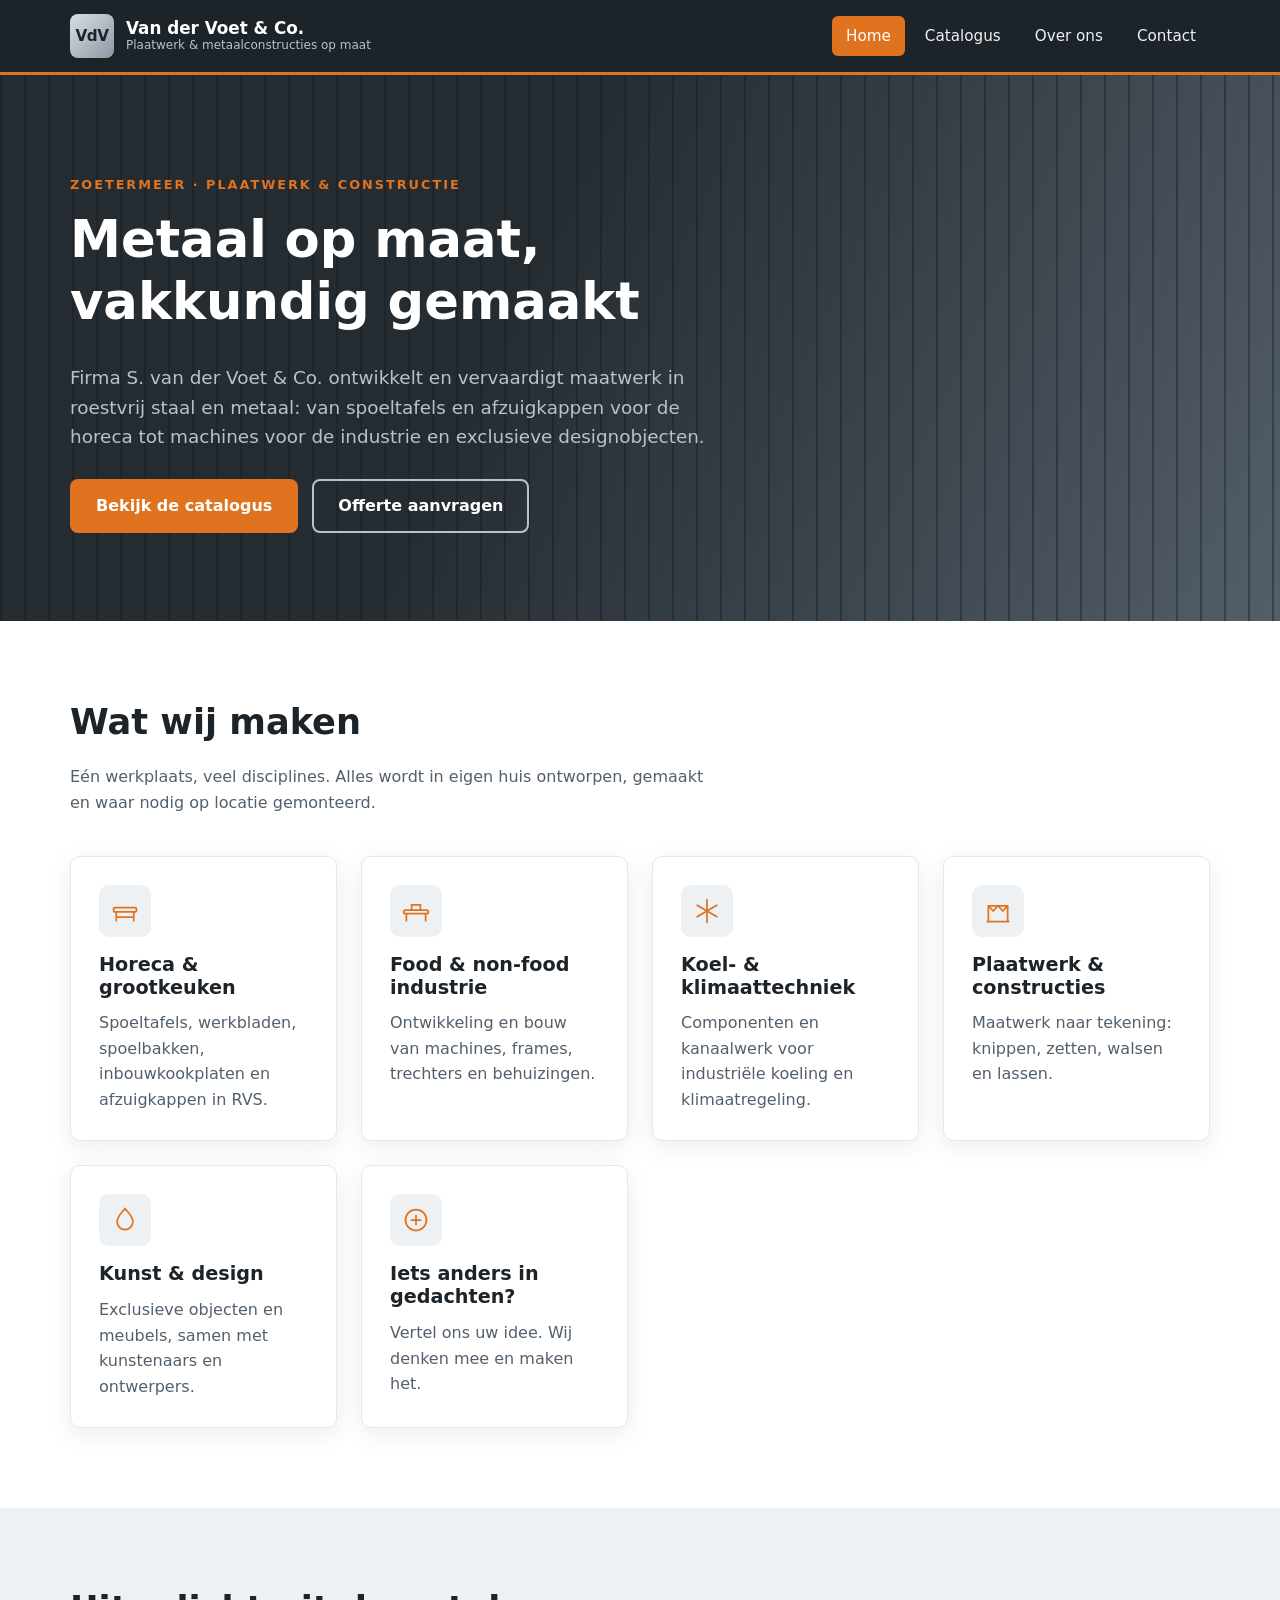
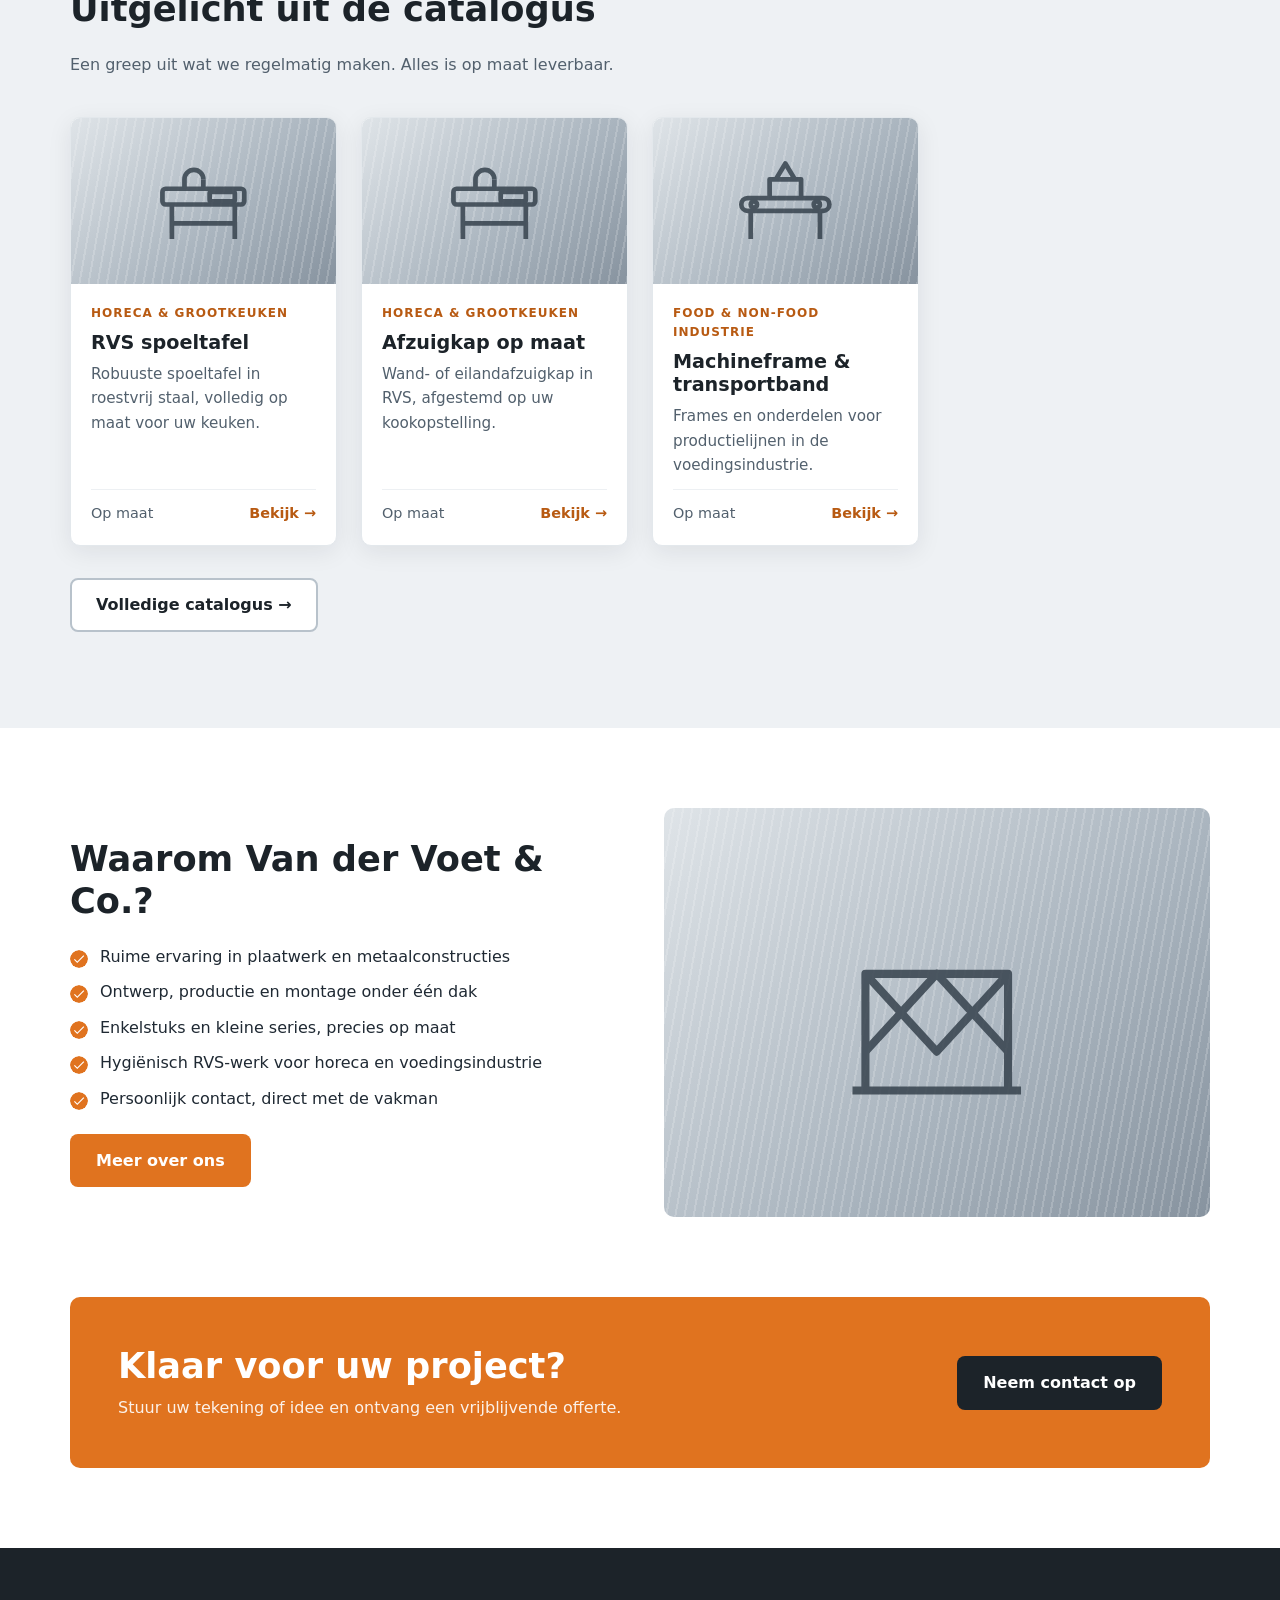
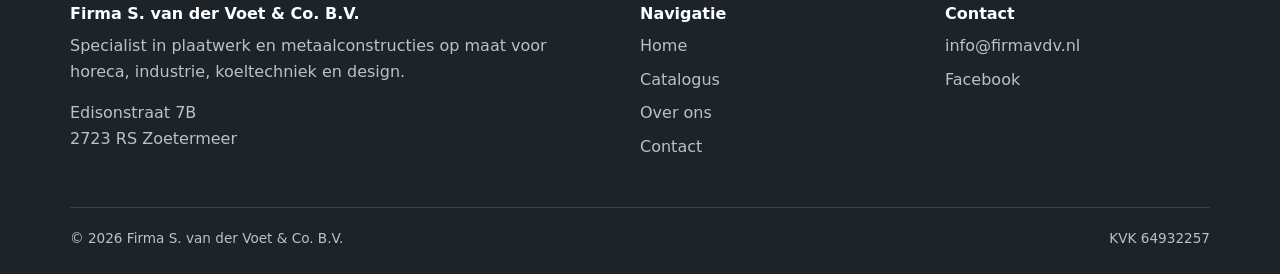
<file: index.html>
<!doctype html>
<html lang="nl">
<head>
  <meta charset="utf-8">
  <meta name="viewport" content="width=device-width, initial-scale=1">
  <title>Van der Voet & Co. | Plaatwerk & metaalconstructies op maat in Zoetermeer</title>
  <meta name="description" content="Firma S. van der Voet & Co. B.V. in Zoetermeer: plaatwerk, RVS maatwerk en metaalconstructies voor horeca, food & non-food industrie, koeltechniek en design.">
  <link rel="icon" href="assets/favicon.svg" type="image/svg+xml">
  <link rel="stylesheet" href="assets/css/style.css">
</head>
<body data-pagina="index">
  <div id="site-header"></div>

  <main>
    <section class="hero">
      <div class="container">
        <span class="hero-label">Zoetermeer · Plaatwerk & constructie</span>
        <h1>Metaal op maat, vakkundig gemaakt</h1>
        <p>Firma S. van der Voet &amp; Co. ontwikkelt en vervaardigt maatwerk in roestvrij staal en metaal: van spoeltafels en afzuigkappen voor de horeca tot machines voor de industrie en exclusieve designobjecten.</p>
        <div class="knoppen">
          <a class="knop knop-primair" href="catalogus.html">Bekijk de catalogus</a>
          <a class="knop knop-secundair" href="contact.html">Offerte aanvragen</a>
        </div>
      </div>
    </section>

    <section class="sectie">
      <div class="container">
        <div class="sectie-kop">
          <h2>Wat wij maken</h2>
          <p>Eén werkplaats, veel disciplines. Alles wordt in eigen huis ontworpen, gemaakt en waar nodig op locatie gemonteerd.</p>
        </div>
        <div class="raster raster-3">
          <a class="kaart" href="catalogus.html?categorie=horeca" style="text-decoration:none;color:inherit">
            <div class="icoon"><svg width="28" viewBox="0 0 64 64" fill="none" stroke="currentColor" stroke-width="4"><rect x="6" y="24" width="52" height="10" rx="2"/><path d="M12 34v22M52 34v22M12 46h40"/></svg></div>
            <h3>Horeca &amp; grootkeuken</h3>
            <p>Spoeltafels, werkbladen, spoelbakken, inbouwkookplaten en afzuigkappen in RVS.</p>
          </a>
          <a class="kaart" href="catalogus.html?categorie=industrie" style="text-decoration:none;color:inherit">
            <div class="icoon"><svg width="28" viewBox="0 0 64 64" fill="none" stroke="currentColor" stroke-width="4"><rect x="4" y="30" width="56" height="8" rx="4"/><path d="M10 38v18M54 38v18M22 30V18h20v12"/></svg></div>
            <h3>Food &amp; non-food industrie</h3>
            <p>Ontwikkeling en bouw van machines, frames, trechters en behuizingen.</p>
          </a>
          <a class="kaart" href="catalogus.html?categorie=koeltechniek" style="text-decoration:none;color:inherit">
            <div class="icoon"><svg width="28" viewBox="0 0 64 64" fill="none" stroke="currentColor" stroke-width="4" stroke-linecap="round"><path d="M32 6v52M9.5 19l45 26M9.5 45l45-26"/></svg></div>
            <h3>Koel- &amp; klimaattechniek</h3>
            <p>Componenten en kanaalwerk voor industriële koeling en klimaatregeling.</p>
          </a>
          <a class="kaart" href="catalogus.html?categorie=constructie" style="text-decoration:none;color:inherit">
            <div class="icoon"><svg width="28" viewBox="0 0 64 64" fill="none" stroke="currentColor" stroke-width="4"><path d="M6 56h52M10 56V20h44v36M10 20l11 12 11-12 11 12 11-12"/></svg></div>
            <h3>Plaatwerk &amp; constructies</h3>
            <p>Maatwerk naar tekening: knippen, zetten, walsen en lassen.</p>
          </a>
          <a class="kaart" href="catalogus.html?categorie=design" style="text-decoration:none;color:inherit">
            <div class="icoon"><svg width="28" viewBox="0 0 64 64" fill="none" stroke="currentColor" stroke-width="4"><path d="M32 6c10 12 18 18 18 30a18 18 0 0 1-36 0C14 24 22 18 32 6z"/></svg></div>
            <h3>Kunst &amp; design</h3>
            <p>Exclusieve objecten en meubels, samen met kunstenaars en ontwerpers.</p>
          </a>
          <a class="kaart" href="contact.html" style="text-decoration:none;color:inherit">
            <div class="icoon"><svg width="28" viewBox="0 0 64 64" fill="none" stroke="currentColor" stroke-width="4"><circle cx="32" cy="32" r="24"/><path d="M32 20v24M20 32h24"/></svg></div>
            <h3>Iets anders in gedachten?</h3>
            <p>Vertel ons uw idee. Wij denken mee en maken het.</p>
          </a>
        </div>
      </div>
    </section>

    <section class="sectie sectie-grijs">
      <div class="container">
        <div class="sectie-kop">
          <h2>Uitgelicht uit de catalogus</h2>
          <p>Een greep uit wat we regelmatig maken. Alles is op maat leverbaar.</p>
        </div>
        <div class="producten" id="uitgelicht"></div>
        <p style="margin-top:32px"><a class="knop knop-licht" href="catalogus.html">Volledige catalogus →</a></p>
      </div>
    </section>

    <section class="sectie">
      <div class="container raster raster-2">
        <div>
          <h2>Waarom Van der Voet &amp; Co.?</h2>
          <ul class="lijst-vink">
            <li>Ruime ervaring in plaatwerk en metaalconstructies</li>
            <li>Ontwerp, productie en montage onder één dak</li>
            <li>Enkelstuks en kleine series, precies op maat</li>
            <li>Hygiënisch RVS-werk voor horeca en voedingsindustrie</li>
            <li>Persoonlijk contact, direct met de vakman</li>
          </ul>
          <a class="knop knop-primair" href="over-ons.html">Meer over ons</a>
        </div>
        <div class="beeldvlak" aria-hidden="true">
          <svg viewBox="0 0 64 64" fill="none" stroke="currentColor" stroke-width="2.5" stroke-linejoin="round"><path d="M6 56h52M10 56V20h44v36"/><path d="M10 20l11 12 11-12 11 12 11-12M10 44l11-12 11 12 11-12 11 12"/></svg>
        </div>
      </div>
    </section>

    <section class="sectie" style="padding-top:0">
      <div class="container">
        <div class="cta">
          <div>
            <h2>Klaar voor uw project?</h2>
            <p>Stuur uw tekening of idee en ontvang een vrijblijvende offerte.</p>
          </div>
          <a class="knop" href="contact.html">Neem contact op</a>
        </div>
      </div>
    </section>
  </main>

  <div id="site-footer"></div>
  <script src="assets/js/catalogus-data.js"></script>
  <script src="assets/js/site.js"></script>
</body>
</html>
</file>
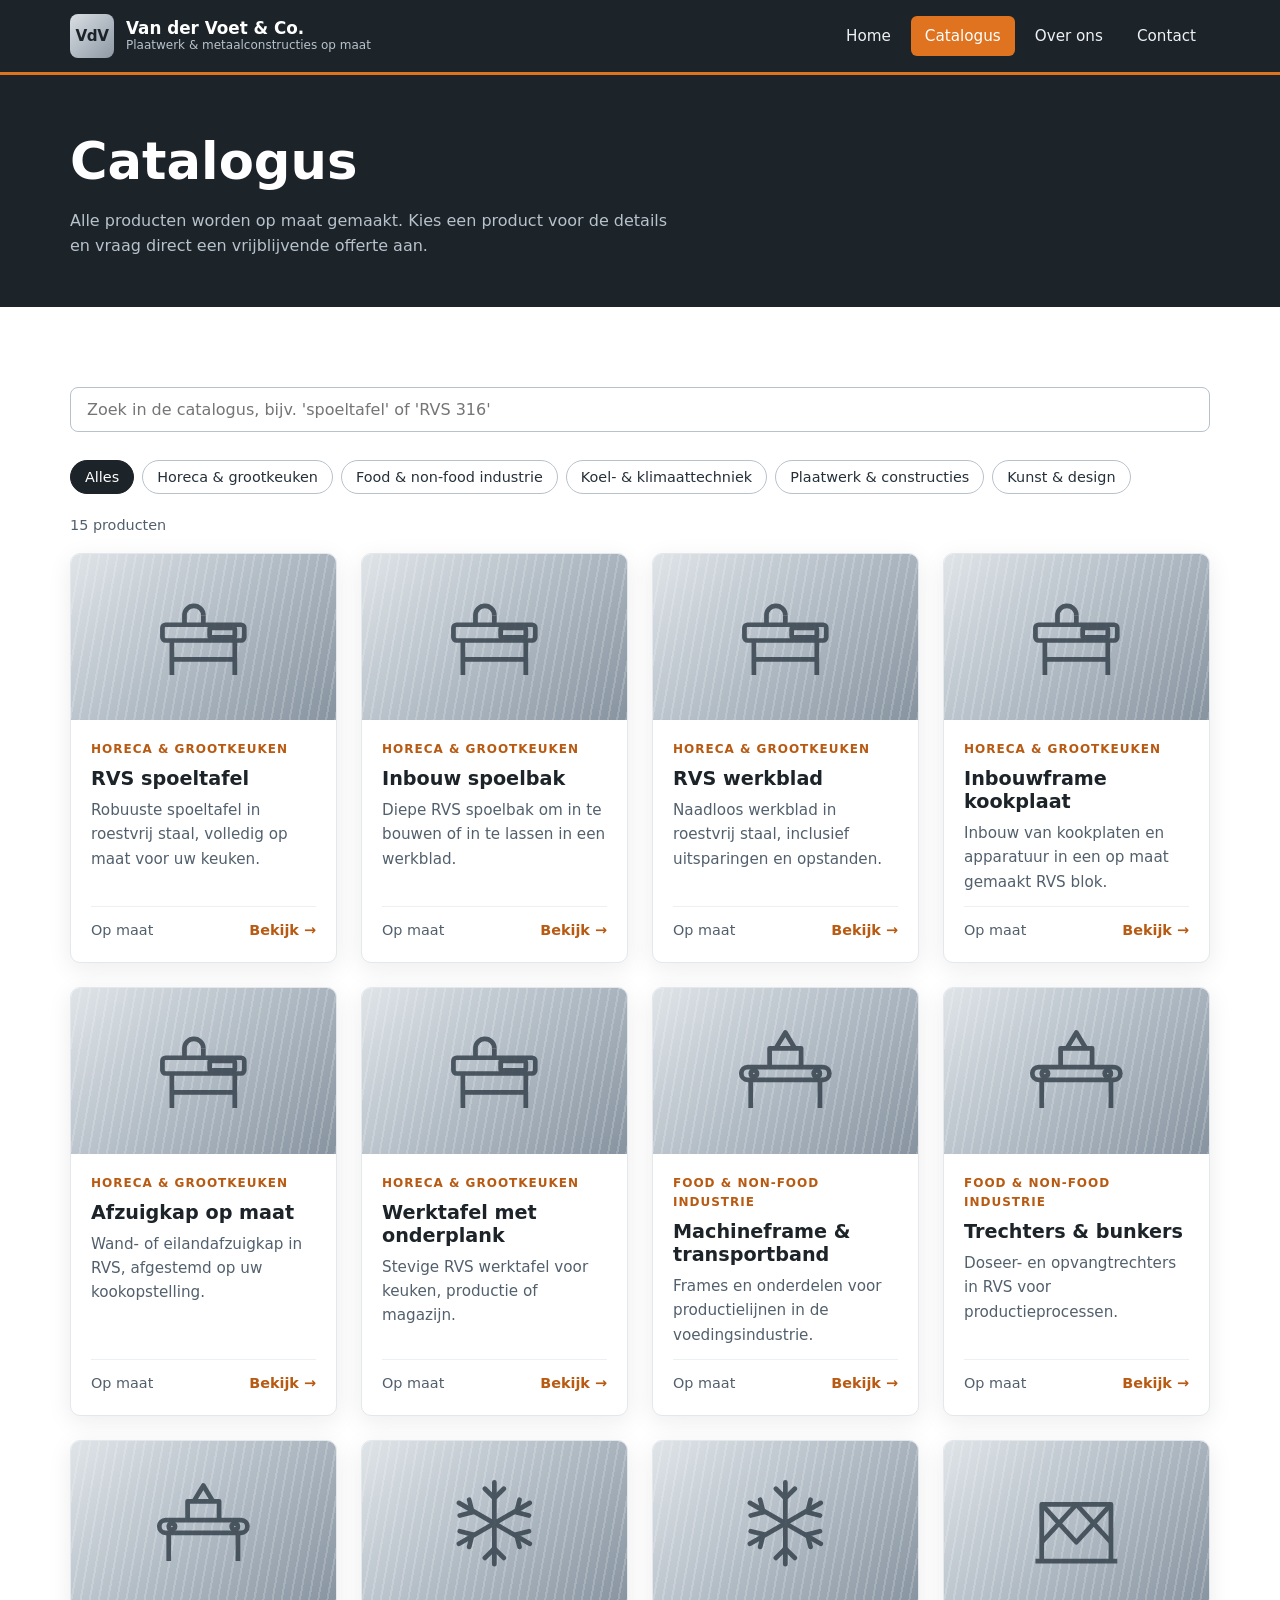
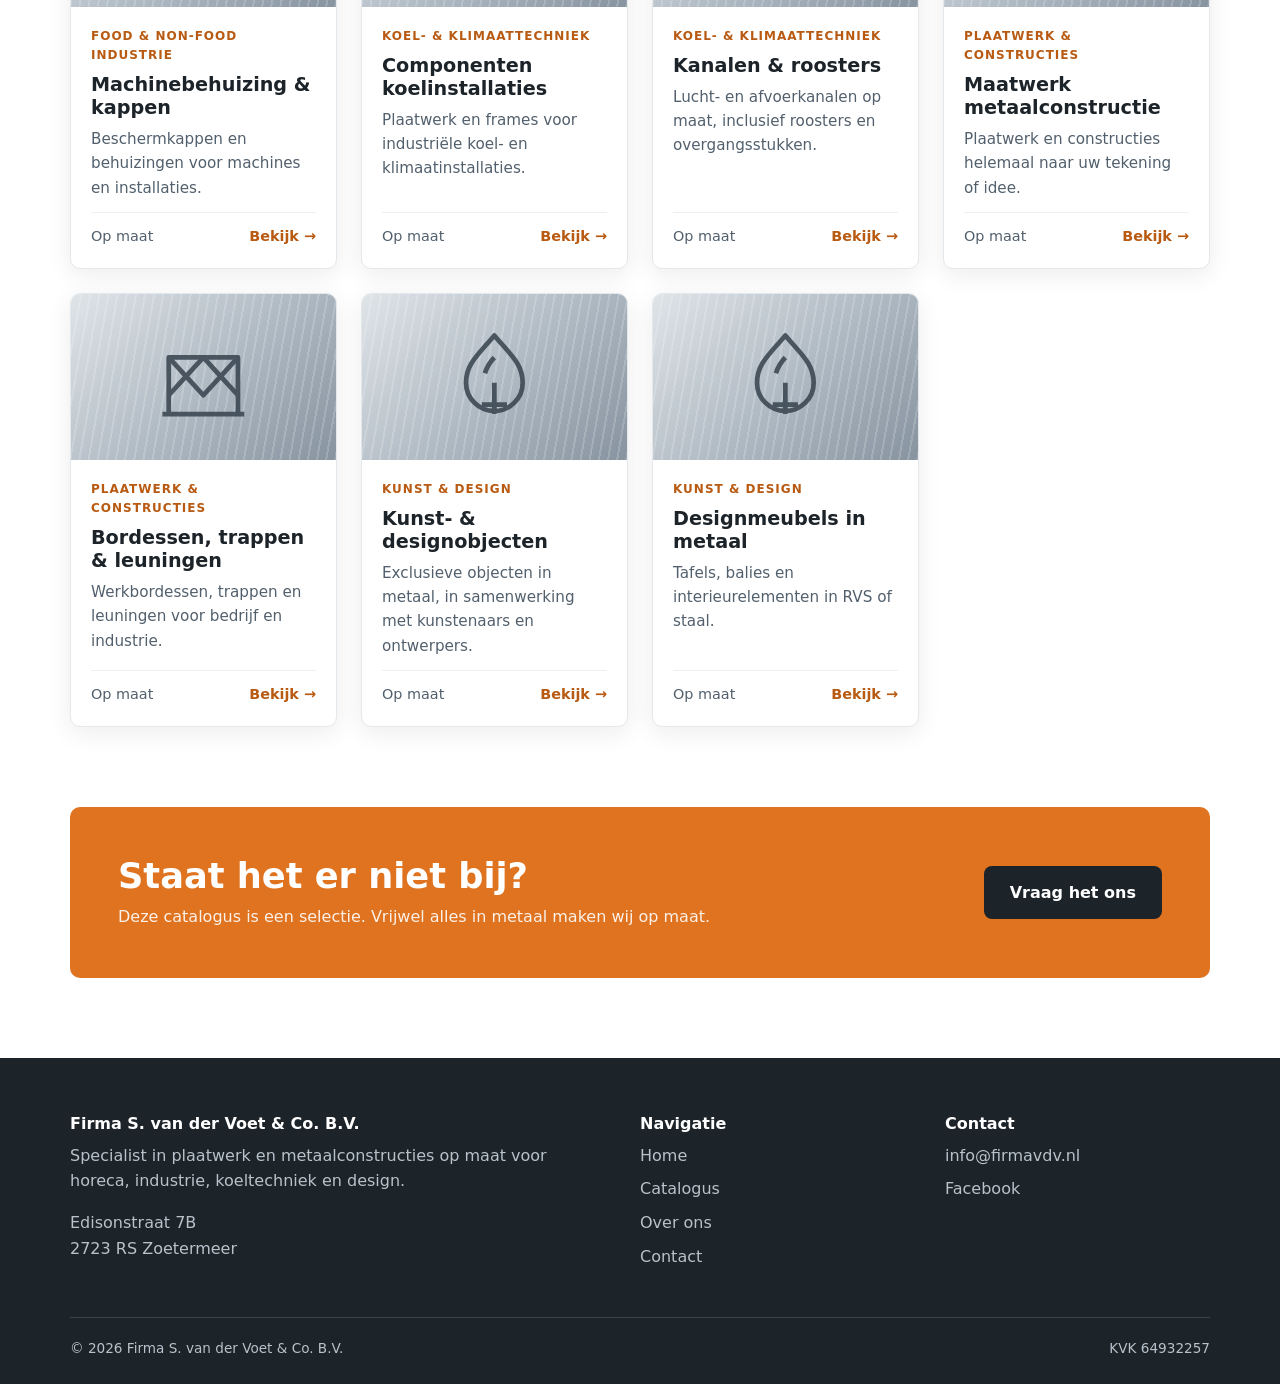
<file: catalogus.html>
<!doctype html>
<html lang="nl">
<head>
  <meta charset="utf-8">
  <meta name="viewport" content="width=device-width, initial-scale=1">
  <title>Catalogus | Van der Voet & Co.</title>
  <meta name="description" content="Catalogus van Firma S. van der Voet & Co.: RVS spoeltafels, werkbladen, afzuigkappen, machineonderdelen, koeltechniek en designobjecten op maat.">
  <link rel="icon" href="assets/favicon.svg" type="image/svg+xml">
  <link rel="stylesheet" href="assets/css/style.css">
</head>
<body data-pagina="catalogus">
  <div id="site-header"></div>

  <main>
    <section class="pagina-kop">
      <div class="container">
        <h1>Catalogus</h1>
        <p>Alle producten worden op maat gemaakt. Kies een product voor de details en vraag direct een vrijblijvende offerte aan.</p>
      </div>
    </section>

    <section class="sectie">
      <div class="container">
        <div class="catalogus-balk">
          <input id="zoek" class="zoekveld" type="search" placeholder="Zoek in de catalogus, bijv. 'spoeltafel' of 'RVS 316'" aria-label="Zoeken in catalogus">
        </div>
        <div class="filters" id="filters" role="group" aria-label="Filter op categorie" style="margin-bottom:20px"></div>
        <div class="resultaat-info" id="resultaat-info" aria-live="polite"></div>
        <div class="producten" id="producten"></div>
      </div>
    </section>

    <section class="sectie" style="padding-top:0">
      <div class="container">
        <div class="cta">
          <div>
            <h2>Staat het er niet bij?</h2>
            <p>Deze catalogus is een selectie. Vrijwel alles in metaal maken wij op maat.</p>
          </div>
          <a class="knop" href="contact.html">Vraag het ons</a>
        </div>
      </div>
    </section>
  </main>

  <div id="site-footer"></div>
  <script src="assets/js/catalogus-data.js"></script>
  <script src="assets/js/site.js"></script>
</body>
</html>
</file>
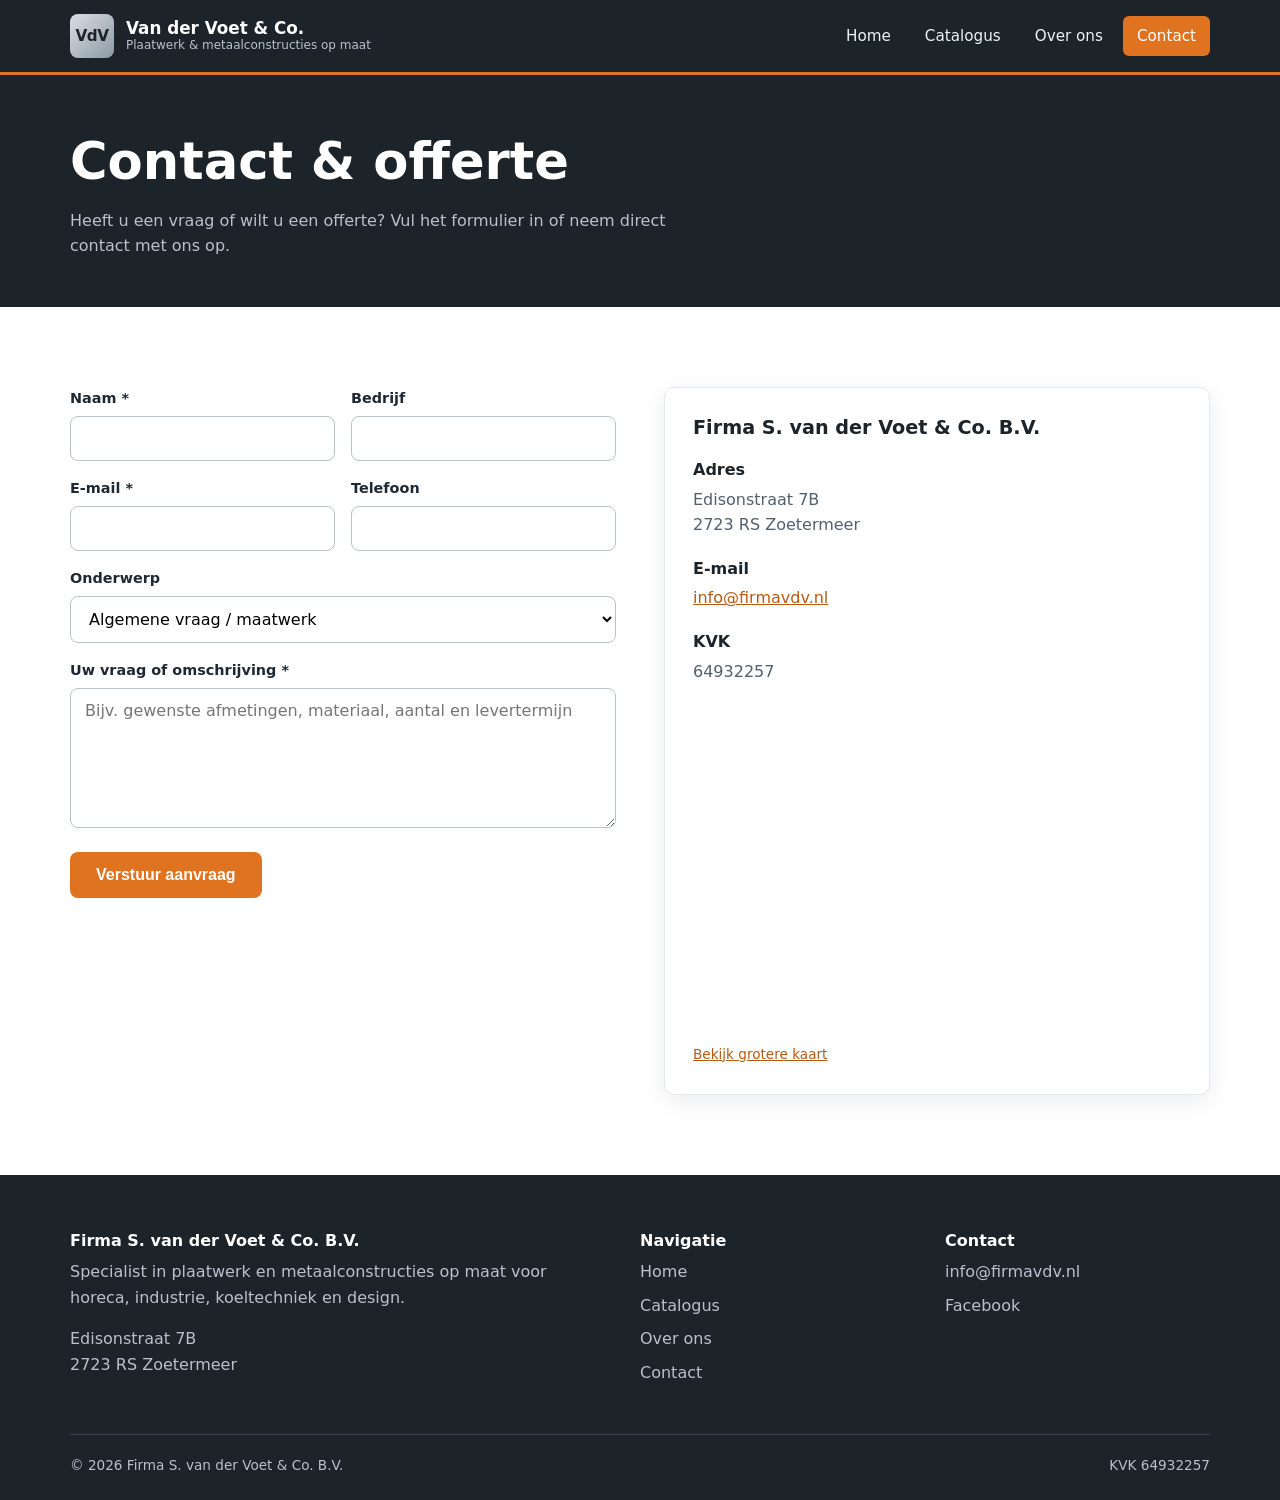
<file: contact.html>
<!doctype html>
<html lang="nl">
<head>
  <meta charset="utf-8">
  <meta name="viewport" content="width=device-width, initial-scale=1">
  <title>Contact & offerte | Van der Voet & Co.</title>
  <meta name="description" content="Neem contact op met Firma S. van der Voet & Co. B.V. in Zoetermeer of vraag een vrijblijvende offerte aan.">
  <link rel="icon" href="assets/favicon.svg" type="image/svg+xml">
  <link rel="stylesheet" href="assets/css/style.css">
</head>
<body data-pagina="contact">
  <div id="site-header"></div>

  <main>
    <section class="pagina-kop">
      <div class="container">
        <h1>Contact &amp; offerte</h1>
        <p>Heeft u een vraag of wilt u een offerte? Vul het formulier in of neem direct contact met ons op.</p>
      </div>
    </section>

    <section class="sectie">
      <div class="container raster raster-2" style="align-items:start">
        <form class="formulier" id="contactformulier">
          <div class="rij">
            <div><label for="naam">Naam *</label><input id="naam" name="naam" required autocomplete="name"></div>
            <div><label for="bedrijf">Bedrijf</label><input id="bedrijf" name="bedrijf" autocomplete="organization"></div>
          </div>
          <div class="rij">
            <div><label for="email">E-mail *</label><input id="email" name="email" type="email" required autocomplete="email"></div>
            <div><label for="telefoon">Telefoon</label><input id="telefoon" name="telefoon" type="tel" autocomplete="tel"></div>
          </div>
          <div>
            <label for="onderwerp-product">Onderwerp</label>
            <select id="onderwerp-product" name="product"></select>
          </div>
          <div>
            <label for="bericht">Uw vraag of omschrijving *</label>
            <textarea id="bericht" name="bericht" required placeholder="Bijv. gewenste afmetingen, materiaal, aantal en levertermijn"></textarea>
          </div>
          <div><button class="knop knop-primair" type="submit">Verstuur aanvraag</button></div>
          <div class="melding" id="melding" role="status">Uw e-mailprogramma is geopend met het ingevulde bericht. Verstuur de e-mail om uw aanvraag af te ronden.</div>
        </form>

        <div class="kaart contact-info">
          <h3 data-bedrijf="naam"></h3>
          <dl>
            <dt>Adres</dt>
            <dd><span data-bedrijf="straat"></span><br><span data-bedrijf="postcodePlaats"></span></dd>
            <div data-optioneel>
              <dt>Telefoon</dt>
              <dd data-bedrijf="telefoon"></dd>
            </div>
            <dt>E-mail</dt>
            <dd data-bedrijf="email"></dd>
            <dt>KVK</dt>
            <dd data-bedrijf="kvk"></dd>
          </dl>
          <iframe class="kaart-embed" title="Kaart: Edisonstraat 7B Zoetermeer" loading="lazy"
            src="https://www.openstreetmap.org/export/embed.html?bbox=4.470%2C52.045%2C4.510%2C52.065&amp;layer=mapnik"></iframe>
          <p style="margin-top:8px;font-size:0.85rem"><a href="https://www.openstreetmap.org/search?query=Edisonstraat%207B%20Zoetermeer" target="_blank" rel="noopener">Bekijk grotere kaart</a></p>
        </div>
      </div>
    </section>
  </main>

  <div id="site-footer"></div>
  <script src="assets/js/catalogus-data.js"></script>
  <script src="assets/js/site.js"></script>
</body>
</html>
</file>
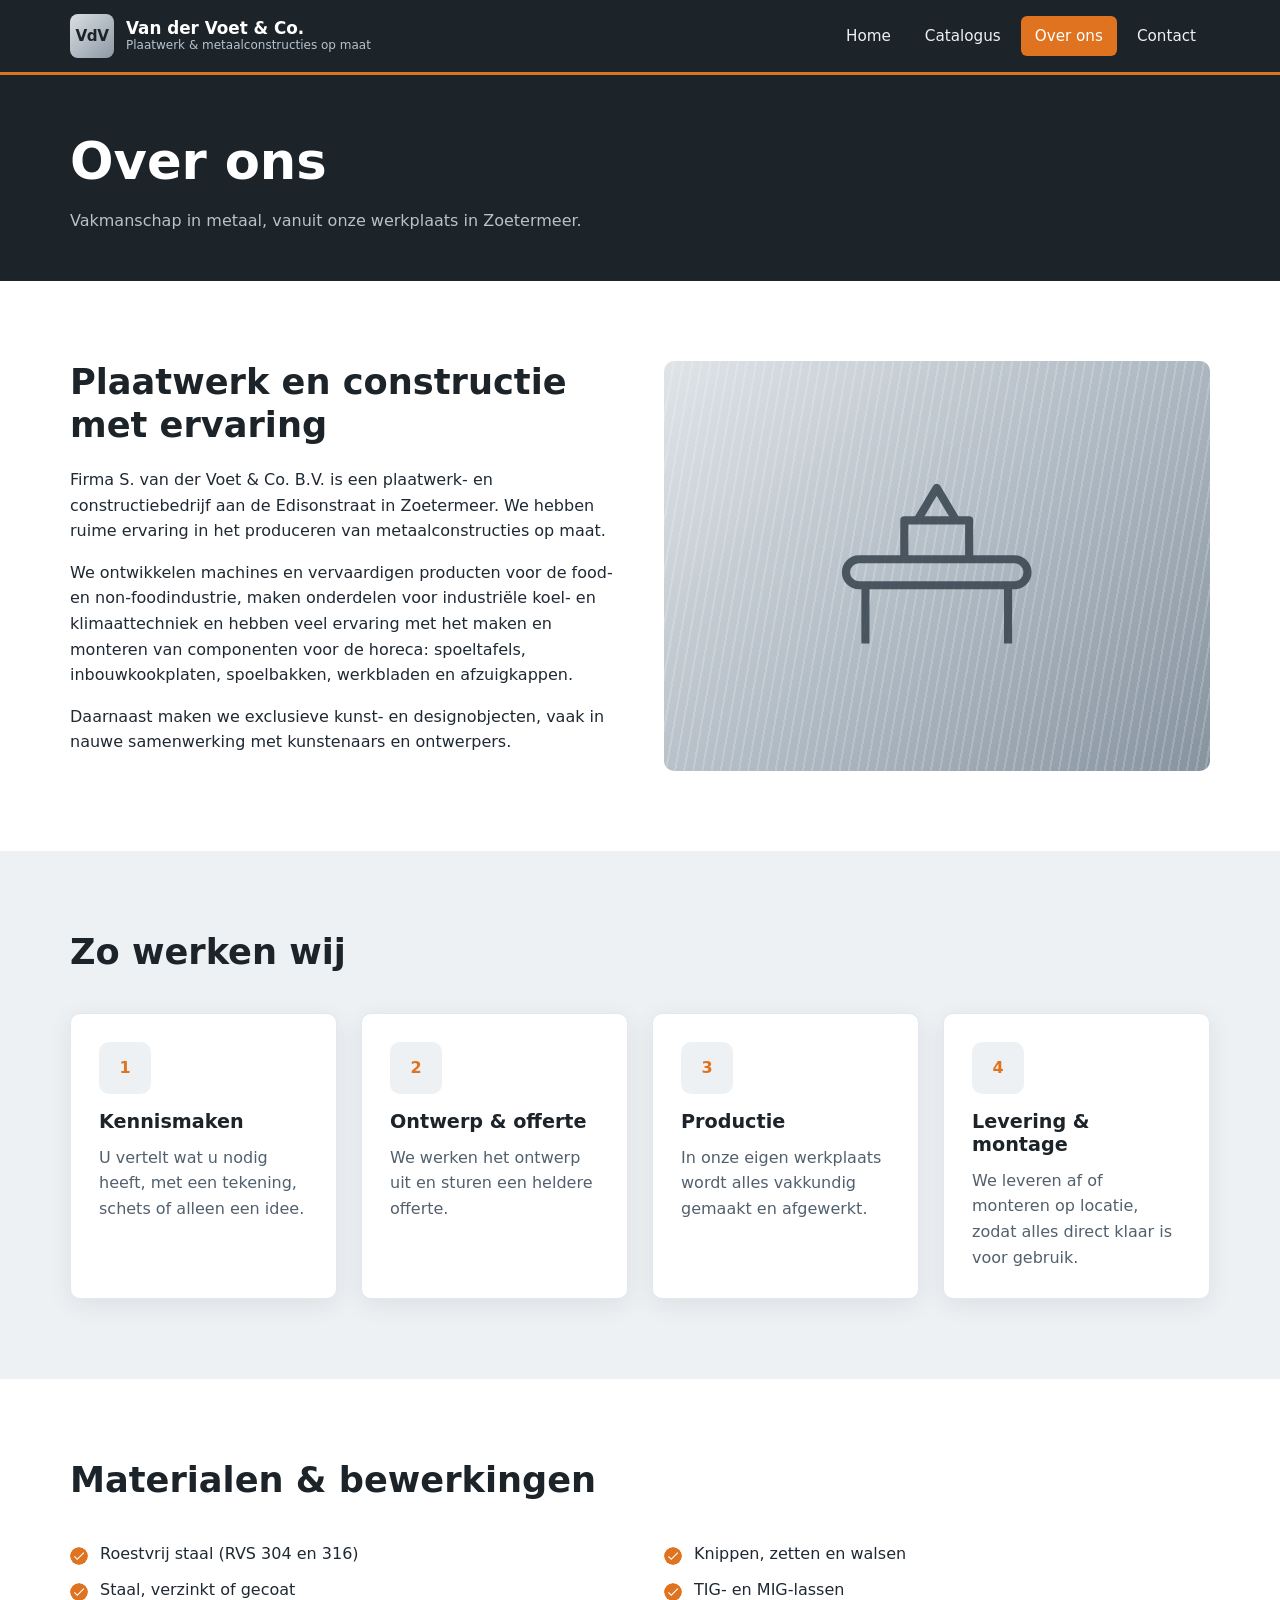
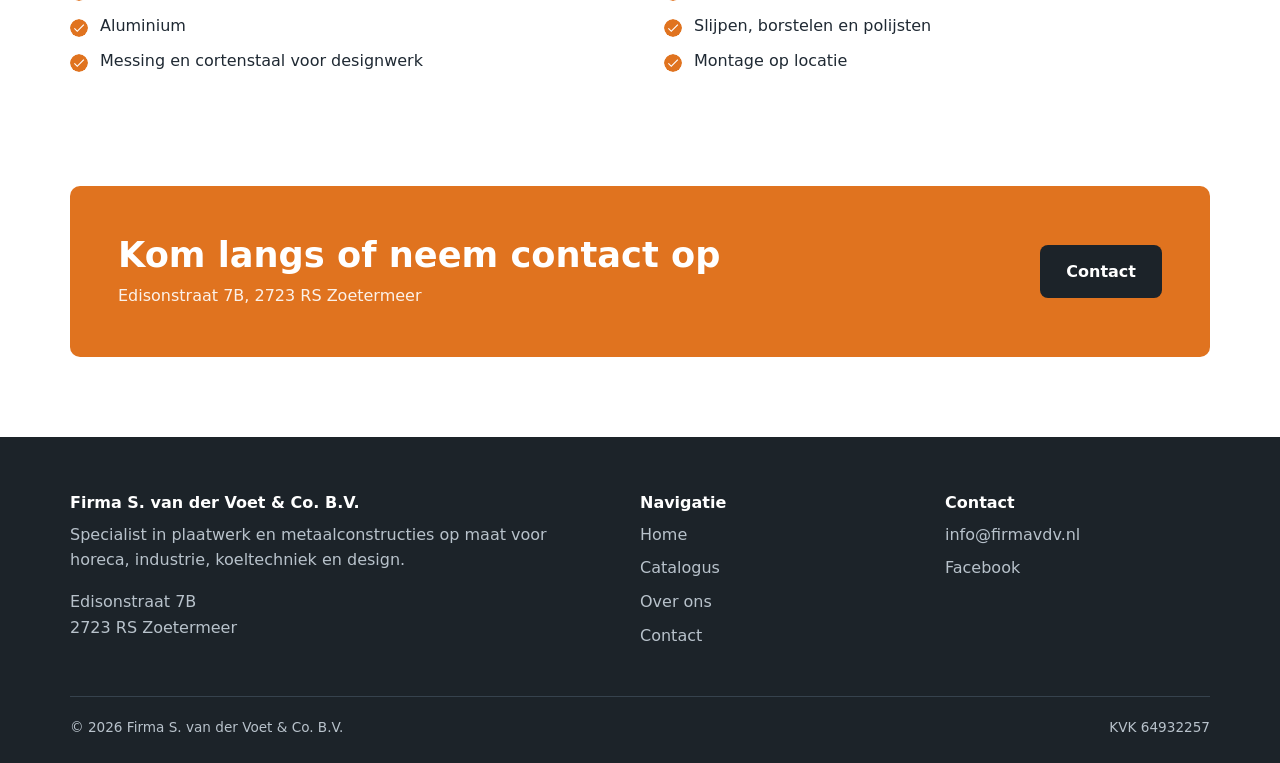
<file: over-ons.html>
<!doctype html>
<html lang="nl">
<head>
  <meta charset="utf-8">
  <meta name="viewport" content="width=device-width, initial-scale=1">
  <title>Over ons | Van der Voet & Co.</title>
  <meta name="description" content="Maak kennis met Firma S. van der Voet & Co. B.V., plaatwerk- en constructiebedrijf in Zoetermeer.">
  <link rel="icon" href="assets/favicon.svg" type="image/svg+xml">
  <link rel="stylesheet" href="assets/css/style.css">
</head>
<body data-pagina="over">
  <div id="site-header"></div>

  <main>
    <section class="pagina-kop">
      <div class="container">
        <h1>Over ons</h1>
        <p>Vakmanschap in metaal, vanuit onze werkplaats in Zoetermeer.</p>
      </div>
    </section>

    <section class="sectie">
      <div class="container raster raster-2">
        <div>
          <h2>Plaatwerk en constructie met ervaring</h2>
          <p>Firma S. van der Voet &amp; Co. B.V. is een plaatwerk- en constructiebedrijf aan de Edisonstraat in Zoetermeer. We hebben ruime ervaring in het produceren van metaalconstructies op maat.</p>
          <p>We ontwikkelen machines en vervaardigen producten voor de food- en non-foodindustrie, maken onderdelen voor industriële koel- en klimaattechniek en hebben veel ervaring met het maken en monteren van componenten voor de horeca: spoeltafels, inbouwkookplaten, spoelbakken, werkbladen en afzuigkappen.</p>
          <p>Daarnaast maken we exclusieve kunst- en designobjecten, vaak in nauwe samenwerking met kunstenaars en ontwerpers.</p>
        </div>
        <div class="beeldvlak" aria-hidden="true">
          <svg viewBox="0 0 64 64" fill="none" stroke="currentColor" stroke-width="2.5" stroke-linejoin="round"><rect x="4" y="30" width="56" height="8" rx="4"/><path d="M10 38v18M54 38v18M22 30V18h20v12"/><path d="M26 18l6-10 6 10"/></svg>
        </div>
      </div>
    </section>

    <section class="sectie sectie-grijs">
      <div class="container">
        <div class="sectie-kop">
          <h2>Zo werken wij</h2>
        </div>
        <div class="raster raster-3">
          <div class="kaart"><div class="icoon"><strong>1</strong></div><h3>Kennismaken</h3><p>U vertelt wat u nodig heeft, met een tekening, schets of alleen een idee.</p></div>
          <div class="kaart"><div class="icoon"><strong>2</strong></div><h3>Ontwerp &amp; offerte</h3><p>We werken het ontwerp uit en sturen een heldere offerte.</p></div>
          <div class="kaart"><div class="icoon"><strong>3</strong></div><h3>Productie</h3><p>In onze eigen werkplaats wordt alles vakkundig gemaakt en afgewerkt.</p></div>
          <div class="kaart"><div class="icoon"><strong>4</strong></div><h3>Levering &amp; montage</h3><p>We leveren af of monteren op locatie, zodat alles direct klaar is voor gebruik.</p></div>
        </div>
      </div>
    </section>

    <section class="sectie">
      <div class="container">
        <div class="sectie-kop"><h2>Materialen &amp; bewerkingen</h2></div>
        <div class="raster raster-2" style="align-items:start">
          <ul class="lijst-vink">
            <li>Roestvrij staal (RVS 304 en 316)</li>
            <li>Staal, verzinkt of gecoat</li>
            <li>Aluminium</li>
            <li>Messing en cortenstaal voor designwerk</li>
          </ul>
          <ul class="lijst-vink">
            <li>Knippen, zetten en walsen</li>
            <li>TIG- en MIG-lassen</li>
            <li>Slijpen, borstelen en polijsten</li>
            <li>Montage op locatie</li>
          </ul>
        </div>
      </div>
    </section>

    <section class="sectie" style="padding-top:0">
      <div class="container">
        <div class="cta">
          <div>
            <h2>Kom langs of neem contact op</h2>
            <p>Edisonstraat 7B, 2723 RS Zoetermeer</p>
          </div>
          <a class="knop" href="contact.html">Contact</a>
        </div>
      </div>
    </section>
  </main>

  <div id="site-footer"></div>
  <script src="assets/js/catalogus-data.js"></script>
  <script src="assets/js/site.js"></script>
</body>
</html>
</file>
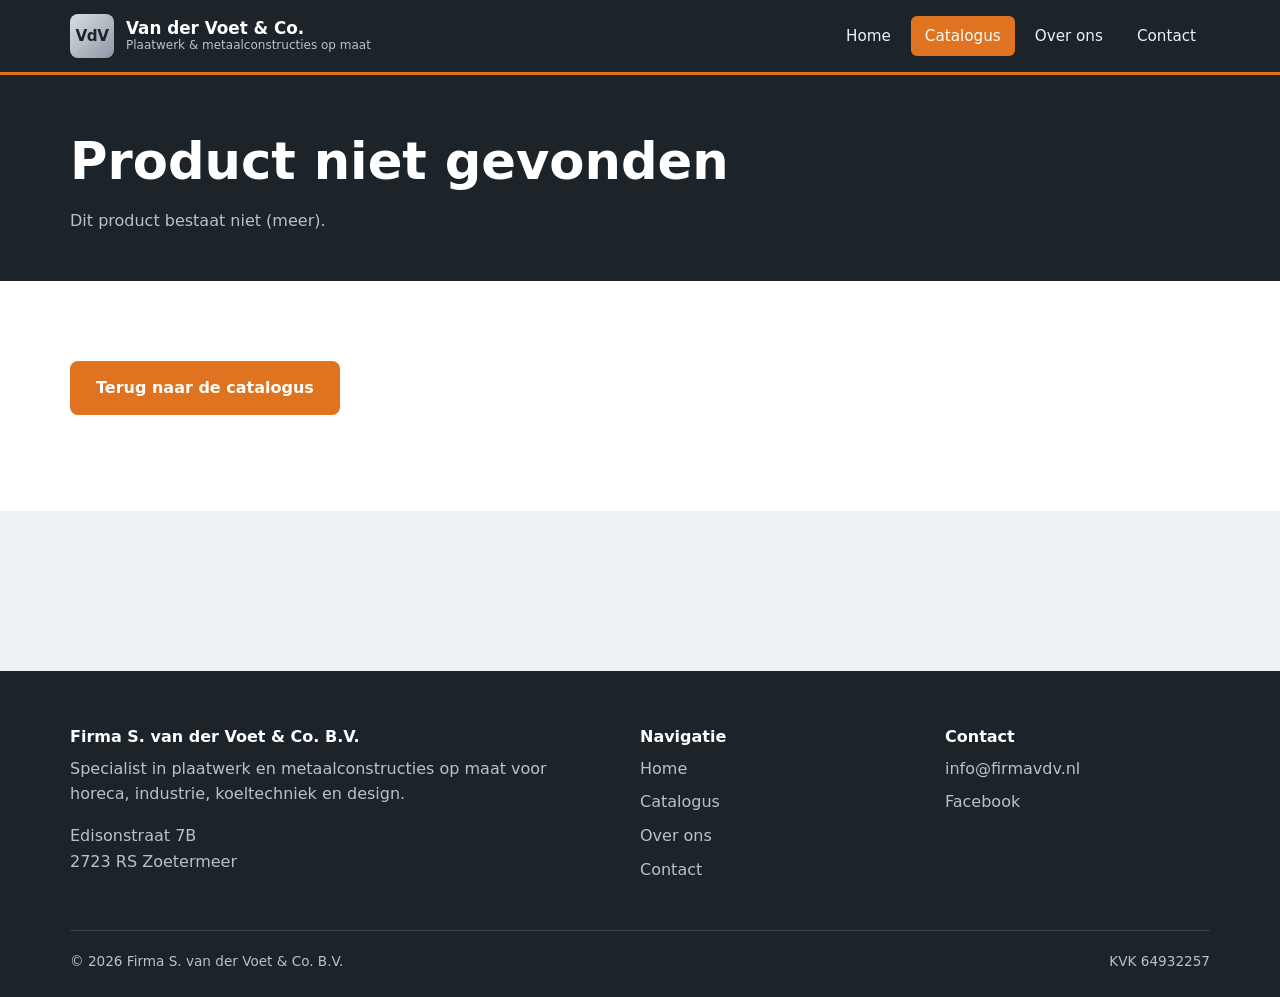
<file: product.html>
<!doctype html>
<html lang="nl">
<head>
  <meta charset="utf-8">
  <meta name="viewport" content="width=device-width, initial-scale=1">
  <title>Product | Van der Voet & Co.</title>
  <link rel="icon" href="assets/favicon.svg" type="image/svg+xml">
  <link rel="stylesheet" href="assets/css/style.css">
</head>
<body data-pagina="catalogus">
  <div id="site-header"></div>

  <main>
    <section class="pagina-kop">
      <div class="container" id="product-kop"></div>
    </section>

    <section class="sectie">
      <div class="container" id="product-detail"></div>
    </section>

    <section class="sectie sectie-grijs">
      <div class="container" id="verwant"></div>
    </section>
  </main>

  <div id="site-footer"></div>
  <script src="assets/js/catalogus-data.js"></script>
  <script src="assets/js/site.js"></script>
</body>
</html>
</file>
<file: assets/css/style.css>
/* Firma S. van der Voet & Co. B.V. — huisstijl */
:root {
  --staal-900: #1c2329;
  --staal-800: #263039;
  --staal-700: #36424d;
  --staal-500: #6b7a87;
  --staal-300: #b8c2cb;
  --staal-100: #eef1f4;
  --wit: #ffffff;
  --accent: #e0731f;
  --accent-donker: #b85a12;
  --tekst: #1f2933;
  --tekst-zacht: #52606d;
  --radius: 10px;
  --schaduw: 0 6px 24px rgba(20, 30, 40, 0.08);
  --max: 1180px;
}

* { box-sizing: border-box; }

html { scroll-behavior: smooth; }

body {
  margin: 0;
  font-family: "Inter", system-ui, -apple-system, "Segoe UI", Roboto, sans-serif;
  color: var(--tekst);
  background: var(--wit);
  line-height: 1.6;
}

img, svg { max-width: 100%; display: block; }

a { color: var(--accent-donker); }

h1, h2, h3 { line-height: 1.2; margin: 0 0 0.6em; color: var(--staal-900); }
h1 { font-size: clamp(2rem, 4.5vw, 3.2rem); }
h2 { font-size: clamp(1.6rem, 3vw, 2.2rem); }
h3 { font-size: 1.2rem; }
p { margin: 0 0 1em; }

.container { width: 100%; max-width: var(--max); margin: 0 auto; padding: 0 20px; }

/* Header */
.site-header {
  position: sticky; top: 0; z-index: 50;
  background: var(--staal-900);
  border-bottom: 3px solid var(--accent);
}
.site-header .container {
  display: flex; align-items: center; justify-content: space-between;
  min-height: 72px; gap: 20px;
}
.logo { display: flex; align-items: center; gap: 12px; text-decoration: none; color: var(--wit); }
.logo-mark {
  width: 44px; height: 44px; border-radius: 8px;
  background: linear-gradient(135deg, #d9dee3, #8d99a5);
  display: grid; place-items: center;
  font-weight: 800; color: var(--staal-900); font-size: 0.95rem; letter-spacing: -0.5px;
}
.logo-tekst { display: flex; flex-direction: column; line-height: 1.15; }
.logo-tekst strong { font-size: 1.05rem; }
.logo-tekst span { font-size: 0.75rem; color: var(--staal-300); }

.nav { display: flex; gap: 6px; }
.nav a {
  color: var(--staal-100); text-decoration: none; padding: 8px 14px;
  border-radius: 6px; font-weight: 500; font-size: 0.95rem;
}
.nav a:hover { background: var(--staal-700); }
.nav a.actief { background: var(--accent); color: var(--wit); }

.nav-toggle {
  display: none; background: none; border: 1px solid var(--staal-500);
  color: var(--wit); border-radius: 6px; padding: 8px 12px; font-size: 1rem; cursor: pointer;
}

@media (max-width: 820px) {
  .nav-toggle { display: block; }
  .nav {
    display: none; position: absolute; top: 75px; left: 0; right: 0;
    flex-direction: column; background: var(--staal-900); padding: 12px 20px 20px;
  }
  .nav.open { display: flex; }
}

/* Knoppen */
.knop {
  display: inline-block; padding: 12px 24px; border-radius: 8px;
  font-weight: 600; text-decoration: none; border: 2px solid transparent;
  cursor: pointer; font-size: 1rem; transition: background 0.15s, color 0.15s;
}
.knop-primair { background: var(--accent); color: var(--wit); }
.knop-primair:hover { background: var(--accent-donker); }
.knop-secundair { border-color: var(--staal-300); color: var(--wit); }
.knop-secundair:hover { background: rgba(255, 255, 255, 0.1); }
.knop-licht { border-color: var(--staal-300); color: var(--staal-900); background: var(--wit); }
.knop-licht:hover { background: var(--staal-100); }

/* Hero */
.hero {
  background:
    linear-gradient(115deg, rgba(28, 35, 41, 0.96) 40%, rgba(54, 66, 77, 0.85)),
    repeating-linear-gradient(90deg, #3a4651 0 2px, transparent 2px 24px);
  color: var(--wit); padding: 96px 0 88px;
}
.hero h1 { color: var(--wit); max-width: 16ch; }
.hero p { font-size: 1.15rem; color: var(--staal-300); max-width: 56ch; }
.hero .knoppen { display: flex; gap: 14px; flex-wrap: wrap; margin-top: 28px; }
.hero-label {
  display: inline-block; font-size: 0.8rem; text-transform: uppercase; letter-spacing: 2px;
  color: var(--accent); font-weight: 700; margin-bottom: 14px;
}

.pagina-kop { background: var(--staal-900); color: var(--wit); padding: 56px 0 48px; }
.pagina-kop h1 { color: var(--wit); margin-bottom: 0.3em; }
.pagina-kop p { color: var(--staal-300); margin: 0; max-width: 60ch; }

/* Secties */
.sectie { padding: 80px 0; }
.sectie-grijs { background: var(--staal-100); }
.sectie-kop { max-width: 640px; margin-bottom: 40px; }
.sectie-kop p { color: var(--tekst-zacht); }

.raster { display: grid; gap: 24px; }
.raster-3 { grid-template-columns: repeat(auto-fit, minmax(260px, 1fr)); }
.raster-2 { grid-template-columns: repeat(auto-fit, minmax(320px, 1fr)); gap: 48px; align-items: center; }

.kaart {
  background: var(--wit); border-radius: var(--radius); padding: 28px;
  box-shadow: var(--schaduw); border: 1px solid #e3e8ec;
}
.kaart .icoon {
  width: 52px; height: 52px; border-radius: 10px; background: var(--staal-100);
  display: grid; place-items: center; margin-bottom: 16px; color: var(--accent);
}
.kaart p { color: var(--tekst-zacht); margin: 0; }

.lijst-vink { list-style: none; padding: 0; margin: 0 0 1.4em; }
.lijst-vink li { padding-left: 30px; position: relative; margin-bottom: 10px; }
.lijst-vink li::before {
  content: ""; position: absolute; left: 0; top: 6px; width: 18px; height: 18px;
  border-radius: 50%; background: var(--accent);
  -webkit-mask: url("data:image/svg+xml,%3Csvg xmlns='http://www.w3.org/2000/svg' viewBox='0 0 24 24'%3E%3Cpath d='M9 16.2 4.8 12l-1.4 1.4L9 19 21 7l-1.4-1.4z'/%3E%3C/svg%3E") center/14px no-repeat, linear-gradient(#000 0 0);
  -webkit-mask-composite: xor; mask-composite: exclude;
}

.beeldvlak {
  aspect-ratio: 4 / 3; border-radius: var(--radius);
  background: linear-gradient(135deg, #dfe4e8, #a9b4be 60%, #87939f);
  display: grid; place-items: center; color: var(--staal-700);
  position: relative; overflow: hidden;
}
.beeldvlak::after {
  content: ""; position: absolute; inset: 0;
  background: repeating-linear-gradient(100deg, rgba(255,255,255,0.18) 0 2px, transparent 2px 9px);
}
.beeldvlak svg { width: 38%; height: auto; position: relative; z-index: 1; opacity: 0.85; }

.cijfers { display: grid; grid-template-columns: repeat(auto-fit, minmax(160px, 1fr)); gap: 24px; text-align: center; }
.cijfers strong { display: block; font-size: 2.4rem; color: var(--accent); }
.cijfers span { color: var(--tekst-zacht); }

.cta {
  background: var(--accent); color: var(--wit); border-radius: var(--radius);
  padding: 48px; display: flex; justify-content: space-between; align-items: center;
  gap: 24px; flex-wrap: wrap;
}
.cta h2 { color: var(--wit); margin-bottom: 0.2em; }
.cta p { margin: 0; opacity: 0.9; }
.cta .knop { background: var(--staal-900); color: var(--wit); }
.cta .knop:hover { background: var(--staal-800); }

/* Catalogus */
.catalogus-balk {
  display: flex; gap: 16px; flex-wrap: wrap; align-items: center;
  margin-bottom: 28px;
}
.zoekveld {
  flex: 1 1 260px; padding: 12px 16px; border: 1px solid var(--staal-300);
  border-radius: 8px; font-size: 1rem; font-family: inherit;
}
.zoekveld:focus, .formulier input:focus, .formulier textarea:focus, .formulier select:focus {
  outline: 2px solid var(--accent); outline-offset: 1px; border-color: transparent;
}
.filters { display: flex; gap: 8px; flex-wrap: wrap; }
.filter {
  border: 1px solid var(--staal-300); background: var(--wit); color: var(--staal-800);
  padding: 8px 14px; border-radius: 999px; font-size: 0.9rem; cursor: pointer; font-family: inherit;
}
.filter:hover { border-color: var(--staal-700); }
.filter.actief { background: var(--staal-900); color: var(--wit); border-color: var(--staal-900); }

.resultaat-info { color: var(--tekst-zacht); font-size: 0.9rem; margin-bottom: 16px; }

.producten { display: grid; grid-template-columns: repeat(auto-fill, minmax(260px, 1fr)); gap: 24px; }
.product {
  background: var(--wit); border: 1px solid #e3e8ec; border-radius: var(--radius);
  overflow: hidden; display: flex; flex-direction: column;
  box-shadow: var(--schaduw); transition: transform 0.15s, box-shadow 0.15s;
  text-decoration: none; color: inherit;
}
.product:hover { transform: translateY(-3px); box-shadow: 0 12px 32px rgba(20, 30, 40, 0.14); }
.product .beeldvlak { border-radius: 0; aspect-ratio: 16 / 10; }
.product-body { padding: 20px; display: flex; flex-direction: column; gap: 8px; flex: 1; }
.product-body h3 { margin: 0; }
.product-body p { color: var(--tekst-zacht); margin: 0; font-size: 0.95rem; flex: 1; }
.label {
  display: inline-block; font-size: 0.75rem; font-weight: 600; text-transform: uppercase;
  letter-spacing: 1px; color: var(--accent-donker);
}
.product-voet {
  display: flex; justify-content: space-between; align-items: center;
  border-top: 1px solid #edf0f3; padding-top: 12px; margin-top: 4px; font-size: 0.9rem;
}
.product-voet span { color: var(--tekst-zacht); }
.product-voet strong { color: var(--accent-donker); }

.leeg { text-align: center; padding: 60px 20px; color: var(--tekst-zacht); }

/* Productdetail */
.kruimel { font-size: 0.9rem; margin-bottom: 12px; color: var(--staal-300); }
.kruimel a { color: var(--staal-300); }
.detail { display: grid; grid-template-columns: 1.1fr 1fr; gap: 48px; align-items: start; }
@media (max-width: 860px) { .detail { grid-template-columns: 1fr; } }
.specs { width: 100%; border-collapse: collapse; margin: 8px 0 28px; }
.specs th, .specs td { text-align: left; padding: 10px 0; border-bottom: 1px solid #e3e8ec; vertical-align: top; }
.specs th { width: 40%; color: var(--tekst-zacht); font-weight: 500; }
.tags { display: flex; gap: 8px; flex-wrap: wrap; margin-bottom: 24px; }
.tag { background: var(--staal-100); padding: 4px 12px; border-radius: 999px; font-size: 0.85rem; }

/* Formulier */
.formulier { display: grid; gap: 16px; }
.formulier label { display: block; font-weight: 600; font-size: 0.9rem; margin-bottom: 6px; }
.formulier input, .formulier textarea, .formulier select {
  width: 100%; padding: 12px 14px; border: 1px solid var(--staal-300); border-radius: 8px;
  font-size: 1rem; font-family: inherit; background: var(--wit);
}
.formulier textarea { min-height: 140px; resize: vertical; }
.formulier .rij { display: grid; grid-template-columns: 1fr 1fr; gap: 16px; }
@media (max-width: 600px) { .formulier .rij { grid-template-columns: 1fr; } }
.melding {
  padding: 14px 18px; border-radius: 8px; background: #e7f6ec; color: #1d6b3a;
  border: 1px solid #b5e0c4; display: none;
}
.melding.zichtbaar { display: block; }

.contact-info dl { margin: 0; }
.contact-info dt { font-weight: 600; color: var(--staal-900); margin-top: 18px; }
.contact-info dd { margin: 4px 0 0; color: var(--tekst-zacht); }

.kaart-embed { border: 0; width: 100%; height: 320px; border-radius: var(--radius); margin-top: 24px; }

/* Footer */
.site-footer { background: var(--staal-900); color: var(--staal-300); padding: 56px 0 24px; margin-top: 0; }
.site-footer h3 { color: var(--wit); font-size: 1rem; }
.site-footer a { color: var(--staal-300); text-decoration: none; }
.site-footer a:hover { color: var(--wit); }
.footer-raster { display: grid; grid-template-columns: 2fr 1fr 1fr; gap: 40px; }
@media (max-width: 760px) { .footer-raster { grid-template-columns: 1fr; } }
.site-footer ul { list-style: none; padding: 0; margin: 0; }
.site-footer li { margin-bottom: 8px; }
.footer-onder {
  border-top: 1px solid var(--staal-700); margin-top: 40px; padding-top: 20px;
  font-size: 0.85rem; display: flex; justify-content: space-between; flex-wrap: wrap; gap: 12px;
}
</file>
